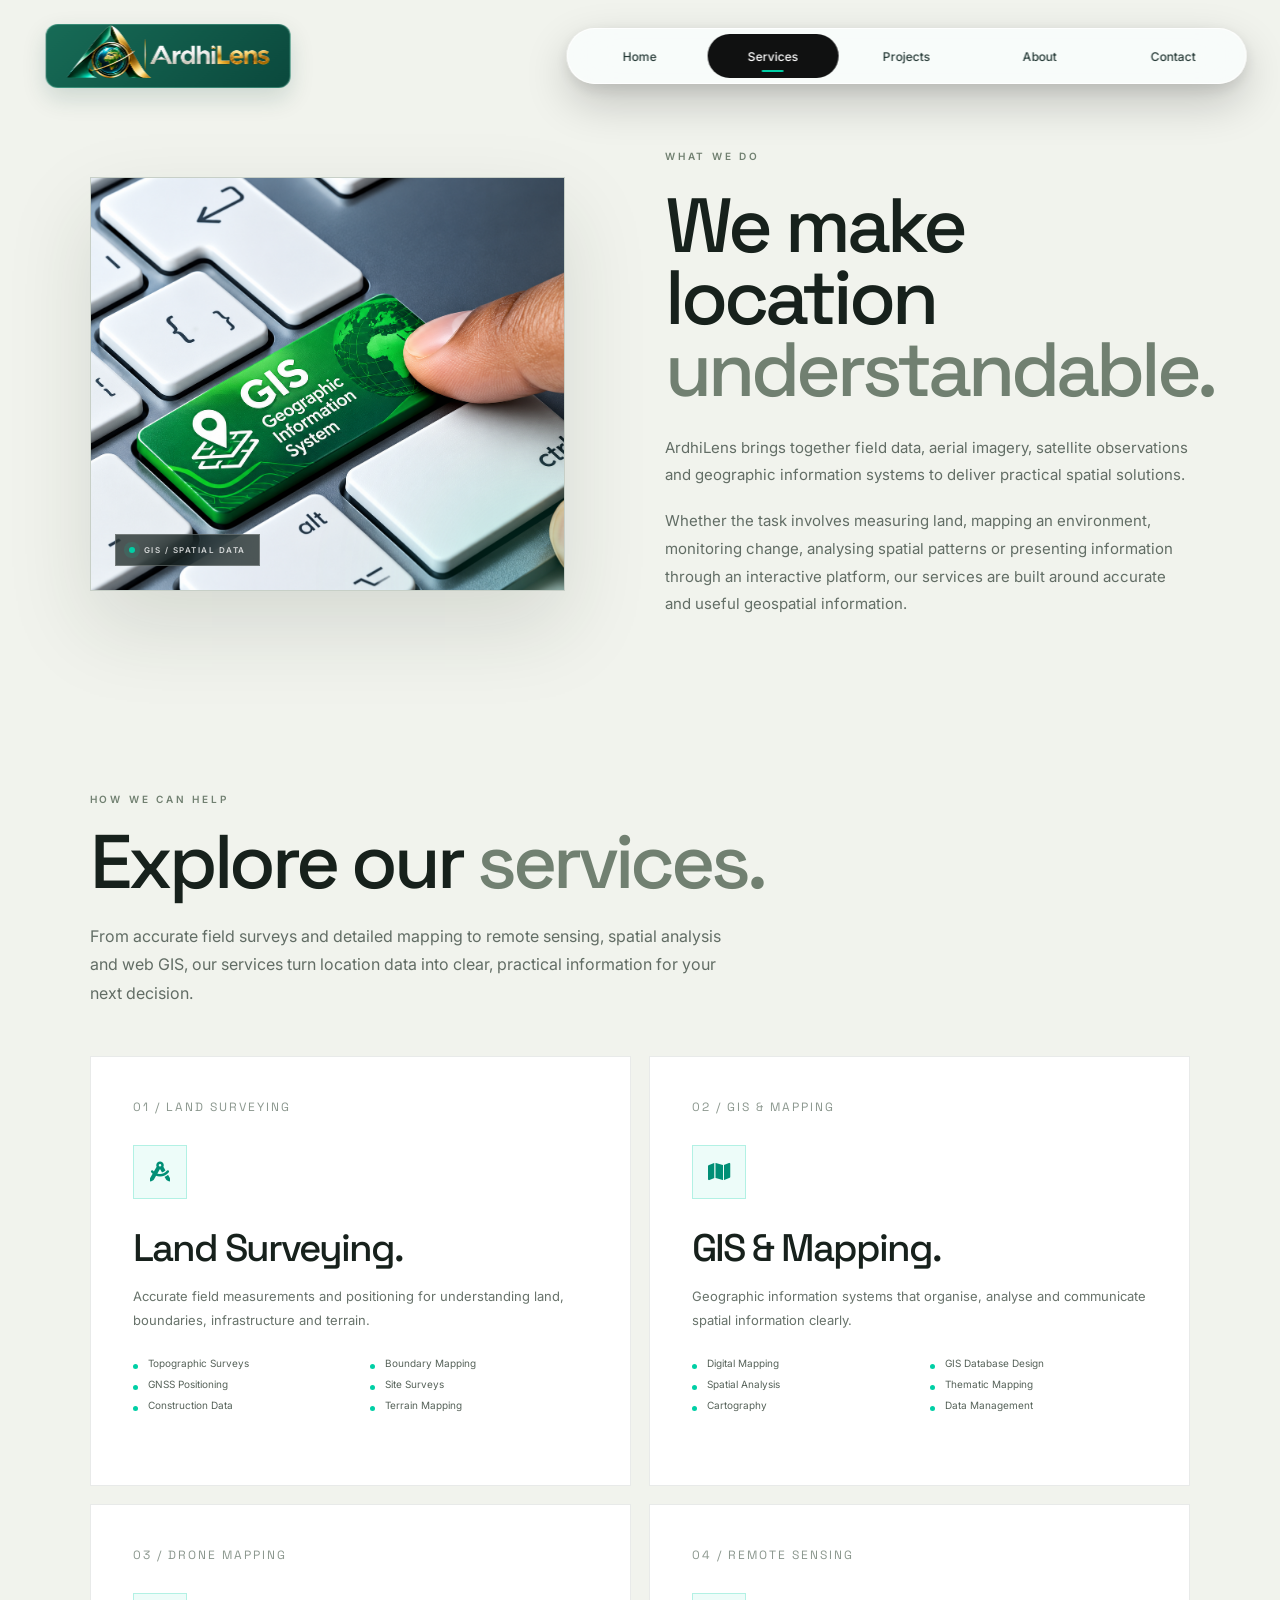
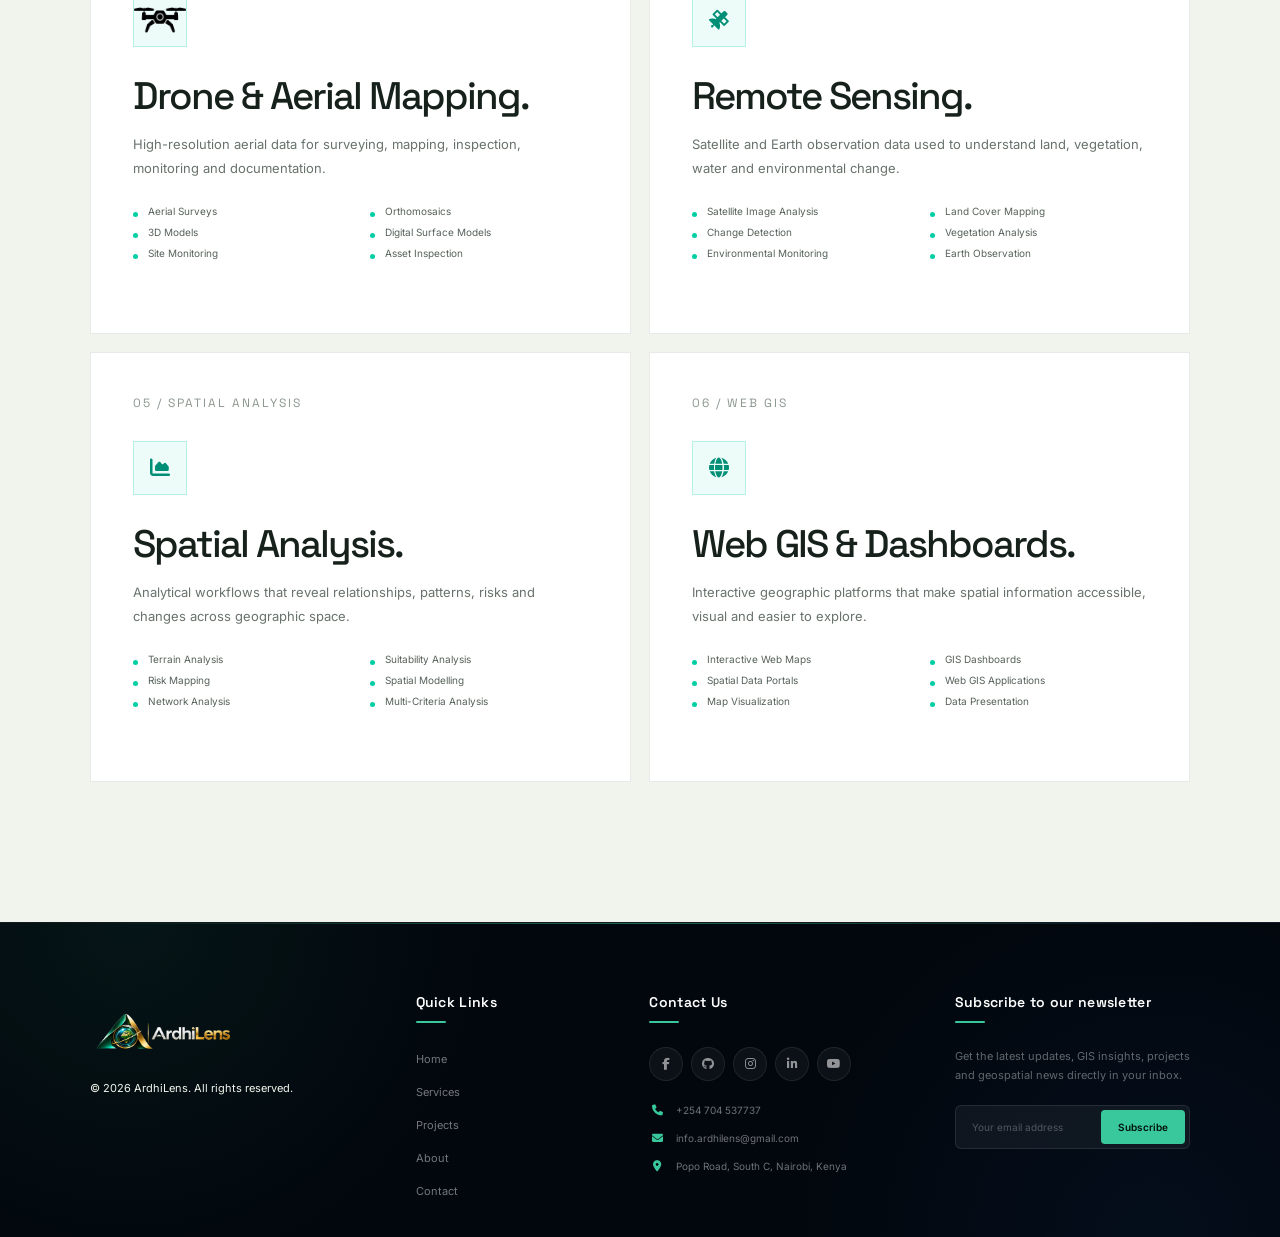
<file: services.html>
<!DOCTYPE html>

<html lang="en">

<head>

<meta charset="UTF-8">

<meta
    name="viewport"
    content="width=device-width, initial-scale=1.0"
>

<meta
    name="description"
    content="MyGeovision provides GIS, surveying, drone mapping, remote sensing, spatial analysis and geospatial data services."
>

<meta
    name="theme-color"
    content="#07110f"
>

<title>Services | ArdhiLens</title>


<!-- GOOGLE FONTS section content for this part of the ArdhiLens page. -->

<link rel="preconnect" href="https://fonts.googleapis.com">

<link
    rel="preconnect"
    href="https://fonts.gstatic.com"
    crossorigin
>

<link
    href="https://fonts.googleapis.com/css2?family=Inter:wght@400;500;600;700&family=Space+Grotesk:wght@400;500;600;700&display=swap"
    rel="stylesheet"
>


<!-- FONT AWESOME section content for this part of the ArdhiLens page. -->

    <link rel="stylesheet" href="https://sibforms.com/forms/end-form/build/sib-styles.css">

<link
    rel="stylesheet"
    href="https://cdnjs.cloudflare.com/ajax/libs/font-awesome/6.5.2/css/all.min.css"
    crossorigin="anonymous"
    referrerpolicy="no-referrer"
>


<!-- GLOBAL STYLE section content for this part of the ArdhiLens page. -->

<link
    rel="stylesheet"
    href="home.css"
>


<!-- SERVICES STYLE section content for this part of the ArdhiLens page. -->

<link
    rel="stylesheet"
    href="services.css"
>

</head>

<body class="services-page">

<!-- NAVIGATION section content for this part of the ArdhiLens page. -->

<header
    class="navbar"
    id="navbar"
>

    <a
        href="home.html"
        class="brand"
        aria-label="MyGeovision Home"
    >

        <img
            src="Images/Logo1.png"
            alt="ArdhiLens"
            class="brand-logo"
        >

    </a>


    <nav
        class="nav-pill"
        aria-label="Primary navigation"
    >

        <a href="home.html">
            Home
        </a>

        <a
            href="services.html"
            class="active"
            aria-current="page"
        >
            Services
        </a>

        <a href="projects.html">
            Projects
        </a>

        <a href="about.html">
            About
        </a>

        <a href="contacts.html">
            Contact
        </a>

    </nav>


    <button
        class="menu-button"
        type="button"
        aria-label="Open navigation menu"
        aria-expanded="false"
        aria-controls="mobile-menu"
    >

        <span class="menu-icon">
            <span></span>
            <span></span>
            <span></span>
        </span>

    </button>

</header>



<!-- MOBILE NAVIGATION section content for this part of the ArdhiLens page. -->

<nav
    class="mobile-menu"
    id="mobile-menu"
    aria-label="Mobile navigation"
>

    <a href="home.html">
        Home
    </a>

    <a
        href="services.html"
        class="active"
        aria-current="page"
    >
        Services
    </a>

    <a href="projects.html">
        Projects
    </a>

    <a href="about.html">
        About
    </a>

    <a href="contacts.html">
        Contact
    </a>

</nav>



<!-- MAIN CONTENT section content for this part of the ArdhiLens page. -->

<main>


    <!-- INTRODUCTION section content for this part of the ArdhiLens page. -->

    <section class="services-intro">


        <div class="services-intro-inner reveal-up">


            <!-- GIS IMAGE section content for this part of the ArdhiLens page. -->

            <div class="services-intro-visual">

                <div class="intro-image-frame">

                    <img
                        src="Images/GIS Keyboard.png"
                        alt="GIS spatial data analysis"
                        loading="lazy"
                    >


                    <div
                        class="intro-image-glow"
                        aria-hidden="true"
                    ></div>


                    <div class="intro-image-label">

                        <span></span>

                        GIS / SPATIAL DATA

                    </div>

                </div>

            </div>



            <!-- INTRODUCTION TEXT section content for this part of the ArdhiLens page. -->

            <div class="services-intro-content">


                <div class="services-label">
                    WHAT WE DO
                </div>


                <h2>
                    We make location
                    <span>understandable.</span>
                </h2>


                <p>

                    ArdhiLens brings together field data,
                    aerial imagery, satellite observations and
                    geographic information systems to deliver
                    practical spatial solutions.

                </p>


                <p>

                    Whether the task involves measuring land,
                    mapping an environment, monitoring change,
                    analysing spatial patterns or presenting
                    information through an interactive platform,
                    our services are built around accurate and
                    useful geospatial information.

                </p>


            </div>


        </div>

    </section>



    <!-- SERVICES GRID section content for this part of the ArdhiLens page. -->

    <section class="services-grid-section">


        <div class="services-heading reveal-up">

            <div class="services-label">
                HOW WE CAN HELP
            </div>

            <h2>Explore our <span>services.</span></h2>

            <p>
                From accurate field surveys and detailed mapping to remote sensing,
                spatial analysis and web GIS, our services turn location data into
                clear, practical information for your next decision.
            </p>

        </div>


        <div class="services-grid">


            <!-- SERVICE 01 section content for this part of the ArdhiLens page. -->

            <article class="service-card reveal-up">


                <div>


                    <div class="service-number">
                        01 / LAND SURVEYING
                    </div>


                    <div class="service-icon">

                        <i class="fa-solid fa-compass-drafting"></i>

                    </div>


                    <h3>
                        Land
                        Surveying.
                    </h3>


                    <p>

                        Accurate field measurements and
                        positioning for understanding land,
                        boundaries, infrastructure and terrain.

                    </p>


                    <ul class="service-list">

                        <li>
                            Topographic Surveys
                        </li>

                        <li>
                            Boundary Mapping
                        </li>

                        <li>
                            GNSS Positioning
                        </li>

                        <li>
                            Site Surveys
                        </li>

                        <li>
                            Construction Data
                        </li>

                        <li>
                            Terrain Mapping
                        </li>

                    </ul>


                </div>

<!-- <a
                    href="contacts.html"
                    class="service-link"
                >

                    Discuss a Survey

                    <i class="fa-solid fa-arrow-right"></i>

                </a> -->


            </article>



            <!-- SERVICE 02 section content for this part of the ArdhiLens page. -->

            <article class="service-card reveal-up">


                <div>


                    <div class="service-number">
                        02 / GIS & MAPPING
                    </div>


                    <div class="service-icon">

                        <i class="fa-solid fa-map"></i>

                    </div>


                    <h3>
                        GIS &
                        Mapping.
                    </h3>


                    <p>

                        Geographic information systems that
                        organise, analyse and communicate
                        spatial information clearly.

                    </p>


                    <ul class="service-list">

                        <li>
                            Digital Mapping
                        </li>

                        <li>
                            GIS Database Design
                        </li>

                        <li>
                            Spatial Analysis
                        </li>

                        <li>
                            Thematic Mapping
                        </li>

                        <li>
                            Cartography
                        </li>

                        <li>
                            Data Management
                        </li>

                    </ul>


                </div>


                <!-- <a
                    href="contacts.html"
                    class="service-link"
                >

                    Discuss a GIS Project

                    <i class="fa-solid fa-arrow-right"></i>

                </a> -->


            </article>



            <!-- SERVICE 03 section content for this part of the ArdhiLens page. -->

            <article class="service-card reveal-up">


                <div>


                    <div class="service-number">
                        03 / DRONE MAPPING
                    </div>


                    <div class="service-icon">

                        <img
                            src="Images/drone_imagery.png"
                            alt=""
                            class="service-icon-image"
                            aria-hidden="true"
                        >

                    </div>


                    <h3>
                        Drone &
                        Aerial Mapping.
                    </h3>


                    <p>

                        High-resolution aerial data for
                        surveying, mapping, inspection,
                        monitoring and documentation.

                    </p>


                    <ul class="service-list">

                        <li>
                            Aerial Surveys
                        </li>

                        <li>
                            Orthomosaics
                        </li>

                        <li>
                            3D Models
                        </li>

                        <li>
                            Digital Surface Models
                        </li>

                        <li>
                            Site Monitoring
                        </li>

                        <li>
                            Asset Inspection
                        </li>

                    </ul>


                </div>


                <!-- <a
                    href="contacts.html"
                    class="service-link"
                >

                    Plan an Aerial Survey

                    <i class="fa-solid fa-arrow-right"></i>

                </a> -->


            </article>



            <!-- SERVICE 04 section content for this part of the ArdhiLens page. -->

            <article class="service-card reveal-up">


                <div>


                    <div class="service-number">
                        04 / REMOTE SENSING
                    </div>


                    <div class="service-icon">

                        <i class="fa-solid fa-satellite"></i>

                    </div>


                    <h3>
                        Remote
                        Sensing.
                    </h3>


                    <p>

                        Satellite and Earth observation data
                        used to understand land, vegetation,
                        water and environmental change.

                    </p>


                    <ul class="service-list">

                        <li>
                            Satellite Image Analysis
                        </li>

                        <li>
                            Land Cover Mapping
                        </li>

                        <li>
                            Change Detection
                        </li>

                        <li>
                            Vegetation Analysis
                        </li>

                        <li>
                            Environmental Monitoring
                        </li>

                        <li>
                            Earth Observation
                        </li>

                    </ul>


                </div>


                <!-- <a
                    href="contacts.html"
                    class="service-link"
                >

                    Explore Remote Sensing

                    <i class="fa-solid fa-arrow-right"></i>

                </a> -->


            </article>



            <!-- SERVICE 05 section content for this part of the ArdhiLens page. -->

            <article class="service-card reveal-up">


                <div>


                    <div class="service-number">
                        05 / SPATIAL ANALYSIS
                    </div>


                    <div class="service-icon">

                        <i class="fa-solid fa-chart-area"></i>

                    </div>


                    <h3>
                        Spatial
                        Analysis.
                    </h3>


                    <p>

                        Analytical workflows that reveal
                        relationships, patterns, risks and
                        changes across geographic space.

                    </p>


                    <ul class="service-list">

                        <li>
                            Terrain Analysis
                        </li>

                        <li>
                            Suitability Analysis
                        </li>

                        <li>
                            Risk Mapping
                        </li>

                        <li>
                            Spatial Modelling
                        </li>

                        <li>
                            Network Analysis
                        </li>

                        <li>
                            Multi-Criteria Analysis
                        </li>

                    </ul>


                </div>


                <!-- <a
                    href="contacts.html"
                    class="service-link"
                >

                    Discuss Spatial Analysis

                    <i class="fa-solid fa-arrow-right"></i>

                </a> -->


            </article>



            <!-- SERVICE 06 section content for this part of the ArdhiLens page. -->

            <article class="service-card reveal-up">


                <div>


                    <div class="service-number">
                        06 / WEB GIS
                    </div>


                    <div src="Images/MyGeovision_Logo-removebg-preview.png" class="service-icon">

                        <i class="fa-solid fa-globe"></i>

                    </div>


                    <h3>
                        Web GIS &
                        Dashboards.
                    </h3>


                    <p>

                        Interactive geographic platforms that
                        make spatial information accessible,
                        visual and easier to explore.

                    </p>


                    <ul class="service-list">

                        <li>
                            Interactive Web Maps
                        </li>

                        <li>
                            GIS Dashboards
                        </li>

                        <li>
                            Spatial Data Portals
                        </li>

                        <li>
                            Web GIS Applications
                        </li>

                        <li>
                            Map Visualization
                        </li>

                        <li>
                            Data Presentation
                        </li>

                    </ul>


                </div>

<!-- <a
                    href="contacts.html"
                    class="service-link"
                >

                    Build a Web GIS

                    <i class="fa-solid fa-arrow-right"></i>

                </a> -->


            </article>


        </div>

    </section>



    <!-- CTA section content for this part of the ArdhiLens page. -->

    <!-- <section class="services-cta">


        <div class="services-cta-inner reveal-up">


            <h2>
                Have a spatial
                <span>challenge?</span>
            </h2>


            <a
                href="contacts.html"
                class="services-cta-button"
            >

                Start a Conversation

                <i class="fa-solid fa-arrow-right"></i>

            </a>


        </div>


    </section> -->


</main>



<!-- FOOTER section content for this part of the ArdhiLens page. -->

<footer class="footer">


    <div class="footer-container">


        <!-- FOOTER BRAND section content for this part of the ArdhiLens page. -->

        <div class="footer-section footer-brand">


            <a
                href="home.html"
                class="footer-logo-link"
            >

                <img
                    src="Images/ArdhiLens Logo2.png"
                    alt="ArdhiLens"
                    class="footer-logo"
                >

            </a>


            <!-- <p class="footer-tagline">
                Viewing the earth through intelligence
            </p> -->


            <p class="footer-copyright">
                © 2026 ArdhiLens. All rights reserved.
            </p>


        </div>



        <!-- QUICK LINKS section content for this part of the ArdhiLens page. -->

        <div class="footer-section">


            <h3>
                Quick Links
            </h3>


            <ul class="footer-links">

                <li>
                    <a href="home.html">
                        Home
                    </a>
                </li>

                <li>
                    <a href="services.html">
                        Services
                    </a>
                </li>

                <li>
                    <a href="projects.html">
                        Projects
                    </a>
                </li>

                <li>
                    <a href="about.html">
                        About
                    </a>
                </li>

                <li>
                    <a href="contacts.html">
                        Contact
                    </a>
                </li>

            </ul>


        </div>



        <!-- CONTACT section content for this part of the ArdhiLens page. -->

        <div class="footer-section">


            <h3>
                Contact Us
            </h3>


            <div class="footer-socials">


                <a
                    href="https://www.facebook.com/profile.php?id=61596208026175"
                    target="_blank"
                    rel="noopener noreferrer"
                    class="footer-social facebook"
                    aria-label="Facebook"
                >

                    <i class="fa-brands fa-facebook-f"></i>

                </a>


                <a
                    href="https://github.com/Ardhilens"
                    target="_blank"
                    rel="noopener noreferrer"
                    class="footer-social github"
                    aria-label="GitHub"
                >

                    <i class="fa-brands fa-github"></i>

                </a>

                <a
                    href="https://www.instagram.com/ardhilens/"
                    target="_blank"
                    rel="noopener noreferrer"
                    class="footer-social instagram"
                    aria-label="Instagram"
                >
                    <i class="fa-brands fa-instagram"></i>
                </a>


                <a
                    href="https://www.linkedin.com/company/ardhilens/home/"
                    target="_blank"
                    rel="noopener noreferrer"
                    class="footer-social linkedin"
                    aria-label="LinkedIn"
                >

                    <i class="fa-brands fa-linkedin-in"></i>

                </a>


                <a
                    href="https://www.youtube.com/@Ardhilens"
                    target="_blank"
                    rel="noopener noreferrer"
                    class="footer-social youtube"
                    aria-label="YouTube"
                >

                    <i class="fa-brands fa-youtube"></i>

                </a>


                </div>


            <a
                href="tel:+254704537737"
                class="footer-contact-line"
            >

                <i class="fa-solid fa-phone"></i>

                <span>
                    +254 704 537737
                </span>

            </a>


            <a
                href="mailto:info.ardhilens@gmail.com"
                class="footer-contact-line"
            >

                <i class="fa-solid fa-envelope"></i>

                <span>
                    info.ardhilens@gmail.com
                </span>

            </a>


            <div class="footer-contact-line">

                <i class="fa-solid fa-location-dot"></i>

                <span>
                    Popo Road, South C, Nairobi, Kenya
                </span>

            </div>


        </div>



        <!-- NEWSLETTER section content for this part of the ArdhiLens page. -->

        <div class="footer-section newsletter">


            <h3>
                Subscribe to our newsletter
            </h3>


            <p>

                Get the latest updates, GIS insights,
                projects and geospatial news directly
                in your inbox.

            </p>


            <div class="sib-form"><div id="sib-form-container" class="sib-form-container">

<div id="error-message" class="sib-form-message-panel newsletter-brevo-message" role="alert" aria-live="assertive"><div class="sib-form-message-panel__text sib-form-message-panel__text--center"><span class="sib-form-message-panel__inner-text">The information provided is invalid. Please review the field format and try again.</span></div></div>


            <div id="success-message" class="sib-form-message-panel newsletter-brevo-message" role="status" aria-live="polite"><div class="sib-form-message-panel__text sib-form-message-panel__text--center"><span class="sib-form-message-panel__inner-text">Your subscription has been successful.</span></div></div>


            <div id="sib-container" class="sib-container--large sib-container--vertical">
<form class="newsletter-form" id="sib-form" novalidate method="POST" action="https://54bed4e7.sibforms.com/serve/[base64]" data-type="subscription">

                <input type="email" id="EMAIL" name="EMAIL" autocomplete="email" placeholder="Your email address" required>
                <label class="entry__error entry__error--primary newsletter-brevo-field-error" aria-live="polite"></label>


                <button
                    type="submit"
                    id="newsletterButton"
                >

                    Subscribe

                </button>
                <input type="text" name="email_address_check" value="" class="input--hidden" tabindex="-1" autocomplete="off" hidden>
                <input type="hidden" name="locale" value="en">

            </form>
</div></div></div>


            <div
                class="newsletter-message"
                id="newsletterMessage"
            >

                Thank you for subscribing!

            </div>


        </div>


    </div>


</footer>



<!-- MAIN JAVASCRIPT section content for this part of the ArdhiLens page. -->

<script src="home.js"></script>



<script>
document.querySelectorAll(".newsletter-form").forEach(function (form) {
    var email = form.querySelector('input[name="EMAIL"]');
    var errorMessage = document.getElementById("error-message");
    var successMessage = document.getElementById("success-message");
    var errorText = errorMessage && errorMessage.querySelector(".sib-form-message-panel__inner-text");

    if (!email || !errorMessage) return;

    form.addEventListener("submit", function (event) {
        if (!email.checkValidity()) {
            event.preventDefault();
            if (errorText) {
                errorText.textContent = email.validity.valueMissing
                    ? "Please enter your email address."
                    : "The information provided is invalid. Please review the field format and try again.";
            }
            errorMessage.classList.add("sib-form-message-panel--active", "is-visible");
            if (successMessage) successMessage.classList.remove("sib-form-message-panel--active", "is-visible");
            email.setAttribute("aria-invalid", "true");
            email.focus();
            return;
        }

        errorMessage.classList.remove("sib-form-message-panel--active", "is-visible");
        email.removeAttribute("aria-invalid");
    });

    email.addEventListener("input", function () {
        if (email.checkValidity()) {
            errorMessage.classList.remove("sib-form-message-panel--active", "is-visible");
            email.removeAttribute("aria-invalid");
        }
    });
});
</script>
<script>window.LOCALE="en"; window.EMAIL_INVALID_MESSAGE="The information provided is invalid. Please review the field format and try again."; window.REQUIRED_ERROR_MESSAGE="This field cannot be left blank."; window.GENERIC_INVALID_MESSAGE="The information provided is invalid. Please review the field format and try again."; window.translation={common:{selectedList:"{quantity} list selected",selectedLists:"{quantity} lists selected",selectedOption:"{quantity} selected",selectedOptions:"{quantity} selected"}}; var AUTOHIDE=Boolean(0);</script>
<script defer src="https://sibforms.com/forms/end-form/build/main.js"></script>
</body>

</html>
</file>
<file: home.css>
:root {
    --dark: #02070d;
    --dark-soft: #07110f;
    --cream: #f1f3ed;
    --cream-light: #f7f8f4;
    --green: #00cfa5;
    --green-dark: #006e5c;
    --text-dark: #17211c;
    --text-muted: #667168;
    --line: rgba(30, 48, 38, 0.16);
    --white: #ffffff;
}

* {
    margin: 0;
    padding: 0;
    box-sizing: border-box;
}

html {
    scroll-behavior: smooth;
    scroll-padding-top: 100px;
}

body {
    min-width: 320px;
    background: var(--dark);
    color: var(--white);
    font-family: "Inter", sans-serif;
    overflow-x: hidden;
}

body.menu-open {
    overflow: hidden;
}

a {
    text-decoration: none;
    color: inherit;
}

button {
    font: inherit;
}

img {
    max-width: 100%;
    display: block;
}

::selection {
    background: rgba(0, 207, 165, 0.3);
    color: #ffffff;
}

.hero {
    position: relative;
    width: 100%;
    height: 100svh;
    min-height: min(700px, 100svh);
    display: flex;
    align-items: center;
    overflow: hidden;
}

/* Keep the opening screen fitted to the visible viewport on short displays. */
@media (max-height: 760px) and (min-width: 761px) {
    .hero-content {
        transform: translateY(-12px);
    }

    .hero-label {
        margin-bottom: 20px;
    }

    .hero-description {
        margin-top: 24px;
    }

    .hero-actions {
        margin-top: 26px;
    }
}

.hero-video {
    position: absolute;
    inset: 0;
    width: 100%;
    height: 100%;
    object-fit: cover;
    z-index: 0;
    background: #07110f;
}

.hero-overlay {
    position: absolute;
    inset: 0;
    z-index: 1;
    background:
        linear-gradient(
            180deg,
            rgba(3, 13, 12, 0.48),
            rgba(3, 13, 12, 0.08) 45%,
            rgba(2, 7, 13, 0.72)
        ),
        linear-gradient(
            90deg,
            rgba(3, 13, 11, 0.72),
            rgba(3, 13, 11, 0.25) 55%,
            rgba(3, 13, 11, 0.04)
        );
}

.geo-grid {
    position: absolute;
    inset: 0;
    z-index: 2;
    opacity: 0.10;
    background-image:
        linear-gradient(
            rgba(0, 212, 168, 0.4) 1px,
            transparent 1px
        ),
        linear-gradient(
            90deg,
            rgba(0, 212, 168, 0.4) 1px,
            transparent 1px
        );
    background-size: 100px 100px;
    mask-image:
        linear-gradient(
            to right,
            black 0%,
            black 35%,
            transparent 85%
        );
}

.navbar {
    position: absolute;
    top: 20px;
    left: 50%;
    transform: translateX(-50%);
    width: min(96%, 1500px);
    height: 72px;
    display: flex;
    align-items: center;
    justify-content: space-between;
    padding: 0 8px 0 20px;
    z-index: 100;
}

.brand {
    height: 100%;
    display: flex;
    align-items: center;
    padding-right: 20px;
}

.brand-logo {
    width: 190px;
    transition: transform 0.3s ease;
}

.brand:hover .brand-logo {
    transform: scale(1.04);
}

.nav-pill {
    width: 680px;
    max-width: 58vw;
    min-height: 56px;
    padding: 5px 7px;
    display: flex;
    align-items: center;
    gap: 3px;
    background: rgba(249, 252, 251, 0.93);
    border: 1px solid rgba(255, 255, 255, 0.85);
    border-radius: 999px;
    box-shadow:
        0 18px 45px rgba(0, 0, 0, 0.20),
        0 5px 15px rgba(0, 0, 0, 0.10);
    backdrop-filter: blur(22px);
}

.nav-pill a {
    position: relative;
    flex: 1;
    height: 44px;
    display: flex;
    align-items: center;
    justify-content: center;
    border-radius: 999px;
    color: #263b37;
    font-size: 12px;
    font-weight: 500;
    transition:
        background 0.25s ease,
        color 0.25s ease,
        transform 0.25s ease;
}

.nav-pill a:hover {
    background: #ffffff;
    color: var(--green-dark);
    transform: translateY(-1px);
}

.nav-pill a::after {
    content: "";
    position: absolute;
    bottom: 5px;
    left: 50%;
    width: 0;
    height: 2px;
    background: var(--green);
    border-radius: 999px;
    transform: translateX(-50%);
    transition: width 0.25s ease;
}

.nav-pill a:hover::after {
    width: 22px;
}

.menu-button {
    display: none;
    width: 46px;
    height: 46px;
    align-items: center;
    justify-content: center;
    border: 1px solid rgba(255, 255, 255, 0.7);
    border-radius: 50%;
    background: rgba(249, 252, 251, 0.92);
    color: #263b37;
    cursor: pointer;
}

.menu-icon {
    width: 19px;
    height: 15px;
    display: flex;
    flex-direction: column;
    justify-content: space-between;
}

.menu-icon span {
    width: 100%;
    height: 2px;
    border-radius: 10px;
    background: currentColor;
    transition: 0.3s ease;
}

.menu-button.is-open .menu-icon span:nth-child(1) {
    transform: translateY(6.5px) rotate(45deg);
}

.menu-button.is-open .menu-icon span:nth-child(2) {
    opacity: 0;
}

.menu-button.is-open .menu-icon span:nth-child(3) {
    transform: translateY(-6.5px) rotate(-45deg);
}

.mobile-menu {
    position: absolute;
    top: 87px;
    left: 50%;
    width: min(92%, 500px);
    padding: 7px;
    z-index: 95;
    display: flex;
    flex-direction: column;
    gap: 3px;
    background: rgba(250, 253, 252, 0.97);
    border-radius: 20px;
    box-shadow: 0 20px 50px rgba(0, 0, 0, 0.25);
    opacity: 0;
    visibility: hidden;
    pointer-events: none;
    transform: translate(-50%, -15px);
    transition: 0.3s ease;
}

.mobile-menu.is-open {
    opacity: 1;
    visibility: visible;
    pointer-events: auto;
    transform: translate(-50%, 0);
}

.mobile-menu a {
    min-height: 50px;
    padding: 0 18px;
    display: flex;
    align-items: center;
    border-radius: 14px;
    color: #263b37;
}

.mobile-menu a:hover {
    background: #ffffff;
    color: var(--green-dark);
}

.hero-content {
    position: relative;
    z-index: 10;
    width: 90%;
    max-width: 1300px;
    margin: auto;
    padding-top: 0;
    transform: translateY(-28px);
}

.hero-label {
    display: flex;
    align-items: center;
    gap: 10px;
    margin-bottom: 28px;
    color: rgba(255, 255, 255, 0.7);
    font-size: 10px;
    font-weight: 500;
    letter-spacing: 2.4px;
}

.label-dot {
    color: var(--green);
}

.hero h1 {
    max-width: 1000px;
    font-family: "Space Grotesk", sans-serif;
    font-size: clamp(60px, 7vw, 100px);
    font-weight: 500;
    line-height: 0.9;
    letter-spacing: -5px;
}

.hero h1 span {
    display: block;
    color: var(--green);
}

.hero-description {
    max-width: 560px;
    margin-top: 32px;
    color: rgba(255, 255, 255, 0.75);
    font-size: 16px;
    line-height: 1.75;
}

.hero-actions {
    display: flex;
    gap: 14px;
    margin-top: 35px;
}

.btn-primary,
.btn-secondary {
    min-height: 54px;
    padding: 0 22px;
    display: inline-flex;
    align-items: center;
    gap: 12px;
    border-radius: 4px;
    font-size: 11px;
    font-weight: 700;
    transition: 0.3s ease;
}

.btn-primary {
    background: var(--green);
    color: #02100c;
}

.btn-primary:hover,
.btn-secondary:hover {
    transform: translateY(-3px);
}

.btn-secondary {
    border: 1px solid rgba(255, 255, 255, 0.4);
    background: rgba(255, 255, 255, 0.05);
    color: #ffffff;
    backdrop-filter: blur(8px);
}

.scroll-indicator {
    position: absolute;
    bottom: 16px;
    left: 5%;
    z-index: 10;
    display: flex;
    align-items: center;
    gap: 14px;
    color: rgba(255, 255, 255, 0.55);
    font-size: 8px;
    letter-spacing: 2px;
}

.process-section {
    position: relative;
    padding: 150px 7% 100px;
    background: var(--cream);
    color: var(--text-dark);
    overflow: hidden;
}

.process-section::before {
    content: "";
    position: absolute;
    top: 0;
    right: 0;
    width: 40%;
    height: 100%;
    background:
        linear-gradient(
            90deg,
            transparent,
            rgba(91, 115, 94, 0.05)
        );
    pointer-events: none;
}

.process-intro {
    position: relative;
    z-index: 2;
    max-width: 950px;
    margin-bottom: 110px;
}

.section-kicker {
    display: flex;
    align-items: center;
    gap: 12px;
    margin-bottom: 25px;
    color: #687568;
    font-size: 10px;
    font-weight: 600;
    letter-spacing: 2.8px;
}

.process-intro h2 {
    max-width: 900px;
    font-family: "Space Grotesk", sans-serif;
    font-size: clamp(55px, 7vw, 100px);
    font-weight: 500;
    line-height: 0.92;
    letter-spacing: -5px;
}

.process-intro h2 span {
    display: block;
    color: #718071;
}

.process-intro p {
    max-width: 620px;
    margin-top: 30px;
    color: #5f6961;
    font-size: 16px;
    line-height: 1.8;
}

.process-timeline {
    position: relative;
    max-width: 1400px;
    margin: auto;
}

.process-stage {
    position: relative;
    display: grid;
    grid-template-columns: 1.1fr 0.9fr;
    gap: 7%;
    align-items: center;
    min-height: 620px;
}

.stage-right {
    grid-template-columns: 0.9fr 1.1fr;
}

.stage-right .stage-content {
    order: 1;
}

.stage-right .stage-media {
    order: 2;
}

.stage-media {
    position: relative;
    height: 590px;
    overflow: hidden;
    background: #dce2db;
    box-shadow:
        0 30px 70px rgba(30, 45, 34, 0.12);
}

.stage-media img {
    width: 100%;
    height: 100%;
    object-fit: cover;
    transition:
        transform 1.2s cubic-bezier(.2, .7, .2, 1),
        filter 0.8s ease;
}

.process-stage:hover .stage-media img {
    transform: scale(1.055);
}

.media-overlay {
    position: absolute;
    inset: 0;
    z-index: 2;
    background:
        linear-gradient(
            180deg,
            rgba(0, 0, 0, 0.05),
            transparent 45%,
            rgba(0, 0, 0, 0.55)
        );
    pointer-events: none;
}

.media-number {
    position: absolute;
    top: 25px;
    left: 25px;
    z-index: 4;
    width: 52px;
    height: 52px;
    display: flex;
    align-items: center;
    justify-content: center;
    border: 1px solid rgba(255, 255, 255, 0.5);
    color: #ffffff;
    background: rgba(0, 0, 0, 0.15);
    backdrop-filter: blur(10px);
    font-family: "Space Grotesk", sans-serif;
    font-size: 13px;
}

.media-caption {
    position: absolute;
    left: 25px;
    right: 25px;
    bottom: 25px;
    z-index: 5;
    display: flex;
    align-items: center;
    justify-content: space-between;
    color: #ffffff;
    font-size: 9px;
    font-weight: 600;
    letter-spacing: 2px;
}

.analysis-interface {
    position: absolute;
    top: 50%;
    left: 50%;
    z-index: 5;
    width: 190px;
    height: 110px;
    padding: 15px;
    border: 1px solid rgba(255, 255, 255, 0.5);
    background: rgba(3, 20, 17, 0.62);
    backdrop-filter: blur(10px);
    transform: translate(-50%, -50%);
    color: #ffffff;
    font-size: 8px;
    letter-spacing: 1.5px;
}

.analysis-interface span {
    display: inline-block;
    width: 8px;
    height: 8px;
    margin-right: 5px;
    border-radius: 50%;
    background: var(--green);
}

.analysis-interface div {
    margin-top: 22px;
}

.map-overlay {
    position: absolute;
    inset: 0;
    z-index: 4;
    pointer-events: none;
}

.map-grid {
    position: absolute;
    inset: 0;
    opacity: 0.25;
    background-image:
        linear-gradient(
            rgba(255, 255, 255, 0.4) 1px,
            transparent 1px
        ),
        linear-gradient(
            90deg,
            rgba(255, 255, 255, 0.4) 1px,
            transparent 1px
        );
    background-size: 70px 70px;
}

.map-point {
    position: absolute;
    width: 12px;
    height: 12px;
    border: 2px solid var(--green);
    border-radius: 50%;
    box-shadow:
        0 0 0 7px rgba(0, 207, 165, 0.12);
    animation: mapPulse 2.5s infinite;
}

.point-one {
    top: 32%;
    left: 38%;
}

.point-two {
    top: 57%;
    left: 67%;
    animation-delay: 0.7s;
}

.point-three {
    top: 72%;
    left: 27%;
    animation-delay: 1.3s;
}

@keyframes mapPulse {
    0%,
    100% {
        transform: scale(1);
        opacity: 1;
    }

    50% {
        transform: scale(1.4);
        opacity: 0.5;
    }
}

.stage-content {
    padding: 35px 0;
}

.stage-meta {
    display: flex;
    align-items: center;
    gap: 13px;
    margin-bottom: 28px;
    color: #738074;
    font-size: 9px;
    font-weight: 600;
    letter-spacing: 2.5px;
}

.stage-meta > span:first-child {
    color: #1f3027;
    font-family: "Space Grotesk", sans-serif;
    font-size: 13px;
}

.stage-content h3 {
    max-width: 570px;
    font-family: "Space Grotesk", sans-serif;
    font-size: clamp(45px, 5vw, 76px);
    font-weight: 500;
    line-height: 0.96;
    letter-spacing: -3.5px;
    color: #17211c;
}

.stage-content h3 span {
    display: block;
    color: #718071;
}

.stage-content p {
    max-width: 500px;
    margin-top: 30px;
    color: #626d65;
    font-size: 15px;
    line-height: 1.8;
}

.stage-tags {
    display: flex;
    flex-wrap: wrap;
    gap: 7px;
    margin-top: 28px;
}

.stage-tags span {
    padding: 8px 11px;
    border: 1px solid rgba(38, 54, 44, 0.18);
    color: #59665c;
    font-size: 8px;
    font-weight: 500;
    letter-spacing: 0.8px;
}

.stage-footer {
    display: flex;
    align-items: center;
    gap: 15px;
    margin-top: 45px;
    color: #79847b;
    font-size: 8px;
    font-weight: 600;
    letter-spacing: 1.8px;
}

.process-connector {
    position: relative;
    height: 110px;
    display: flex;
    justify-content: center;
}

.process-connector::before {
    content: "";
    width: 1px;
    height: 100%;
    background:
        linear-gradient(
            to bottom,
            transparent,
            #9ca69e,
            transparent
        );
}

.process-connector span {
    position: absolute;
    top: 50%;
    width: 7px;
    height: 7px;
    border-radius: 50%;
    background: #596b5d;
    box-shadow:
        0 0 0 7px rgba(89, 107, 93, 0.08);
}

.process-bottom {
    max-width: 1000px;
    margin: 100px auto 0;
    display: flex;
    align-items: center;
    justify-content: center;
    gap: 18px;
    color: #7a857c;
    font-size: 8px;
    font-weight: 600;
    letter-spacing: 2px;
}

.process-bottom div {
    width: 55px;
    height: 1px;
    background: #b4bbb4;
}

.dark-section {
    min-height: 75vh;
    padding: 150px 8%;
    display: flex;
    align-items: center;
    background:
        radial-gradient(
            circle at 15% 30%,
            rgba(0, 207, 165, 0.08),
            transparent 30%
        ),
        #02070d;
    border-top: 1px solid rgba(255, 255, 255, 0.06);
}

.dark-section-inner {
    max-width: 900px;
}

.dark-label {
    color: var(--green);
    font-family: monospace;
    font-size: 11px;
    letter-spacing: 2px;
}

.dark-section h2 {
    margin-top: 25px;
    font-family: "Space Grotesk", sans-serif;
    font-size: clamp(50px, 7vw, 100px);
    line-height: 0.95;
    letter-spacing: -4px;
}

.dark-section h2 span {
    display: block;
    color: var(--green);
}

.dark-section p {
    max-width: 600px;
    margin-top: 30px;
    color: rgba(255, 255, 255, 0.6);
    line-height: 1.8;
}

.contact-section {
    min-height: 80vh;
    padding: 140px 8%;
    display: flex;
    align-items: center;
    background: #eef1eb;
    color: #17211c;
}

.contact-inner {
    max-width: 1100px;
}

.contact-inner > span {
    color: #718071;
    font-size: 10px;
    font-weight: 600;
    letter-spacing: 2.5px;
}

.contact-inner h2 {
    margin-top: 25px;
    font-family: "Space Grotesk", sans-serif;
    font-size: clamp(60px, 9vw, 130px);
    line-height: 0.88;
    letter-spacing: -6px;
}

.contact-button {
    margin-top: 45px;
    min-height: 55px;
    padding: 0 25px;
    display: inline-flex;
    align-items: center;
    gap: 15px;
    background: #17211c;
    color: #ffffff;
    font-size: 11px;
    font-weight: 600;
}

.contact-button i {
    color: var(--green);
    transition: transform 0.3s ease;
}

.contact-button:hover i {
    transform: translateX(6px);
}

.footer {
    position: relative;
    width: 100%;
    padding: 70px 7% 25px;
    background:
        radial-gradient(
            circle at 10% 0%,
            rgba(48, 198, 154, 0.07),
            transparent 30%
        ),
        radial-gradient(
            circle at 90% 100%,
            rgba(30, 110, 255, 0.06),
            transparent 30%
        ),
        #02070d;
    color: rgba(255, 255, 255, 0.65);
    border-top: 1px solid rgba(255, 255, 255, 0.07);
}

.footer::before {
    content: "";
    position: absolute;
    top: 0;
    left: 7%;
    width: 86%;
    height: 1px;
    background:
        linear-gradient(
            90deg,
            transparent,
            rgba(56, 200, 155, 0.5),
            transparent
        );
}

.footer-container {
    max-width: 1400px;
    margin: 0 auto;
    display: grid;
    grid-template-columns:
        1.25fr
        0.8fr
        1.15fr
        1.15fr;
    gap: 70px;
    align-items: start;
}

.footer-section {
    min-width: 0;
}

.footer-section h3 {
    margin: 0 0 24px;
    color: #ffffff;
    font-family: "Space Grotesk", sans-serif;
    font-size: 14px;
    font-weight: 600;
    letter-spacing: 0.3px;
    position: relative;
}

.footer-section h3::after {
    content: "";
    display: block;
    width: 30px;
    height: 2px;
    margin-top: 10px;
    background: #38c89b;
    border-radius: 2px;
}

.footer-brand {
    padding-right: 20px;
}

.footer-logo-link {
    display: inline-block;
}

.footer-logo {
    width: 145px;
    height: auto;
    display: block;
    object-fit: contain;
    transition:
        transform 0.35s ease,
        filter 0.35s ease;
}

.footer-logo:hover {
    transform: translateY(-3px);
    filter:
        drop-shadow(
            0 8px 20px rgba(56, 200, 155, 0.2)
        );
}

.footer-tagline {
    margin: 16px 0 13px;
    color: hsl(87, 41%, 95%);
    font-size: 11px;
    font-weight: 500;
    letter-spacing: 1.5px;
    text-transform: uppercase;
}

.footer-copyright {
    margin: 0;
    max-width: 310px;
    font-size: 11px;
    line-height: 1.8;
    color: hsl(87, 41%, 95%);
}

.footer-links {
    list-style: none;
    margin: 0;
    padding: 0;
}

.footer-links li {
    margin-bottom: 13px;
}

.footer-links a {
    position: relative;
    color: rgba(255, 255, 255, 0.45);
    font-size: 11px;
    transition:
        color 0.3s ease,
        padding-left 0.3s ease;
}

.footer-links a::before {
    content: "";
    position: absolute;
    left: -13px;
    top: 50%;
    width: 0;
    height: 1px;
    background: #38c89b;
    transition: width 0.3s ease;
    transform: translateY(-50%);
}

.footer-links a:hover {
    color: #ffffff;
    padding-left: 13px;
}

.footer-links a:hover::before {
    width: 7px;
}

.footer-socials {
    display: flex;
    flex-wrap: wrap;
    gap: 8px;
    margin-bottom: 22px;
    max-width: 260px;
}

.footer-social {
    width: 34px;
    height: 34px;
    display: flex;
    align-items: center;
    justify-content: center;
    border-radius: 50%;
    color: rgba(255, 255, 255, 0.55);
    background: rgba(255, 255, 255, 0.045);
    border: 1px solid rgba(255, 255, 255, 0.08);
    font-size: 12px;
    transition:
        transform 0.3s ease,
        color 0.3s ease,
        background 0.3s ease,
        border-color 0.3s ease;
}

.footer-social:hover {
    transform: translateY(-4px);
    background: rgba(255, 255, 255, 0.09);
    color: #ffffff;
    border-color: rgba(255, 255, 255, 0.2);
}

.footer-social.gmail:hover {
    color: #ea4335;
}

.footer-social.phone:hover {
    color: #38c89b;
}

.footer-social.whatsapp:hover {
    color: #25d366;
}

.footer-social.facebook:hover {
    color: #1877f2;
}

.footer-social.github:hover {
    color: #ffffff;
}

.footer-social.linkedin:hover {
    color: #0a66c2;
}

.footer-social.youtube:hover {
    color: #ff0000;
}

.footer-social.instagram:hover {
    color: #e1306c;
}

.footer-social.twitter:hover {
    color: #ffffff;
}

.footer-contact-line {
    display: flex;
    align-items: center;
    gap: 11px;
    margin-bottom: 13px;
    color: rgba(255, 255, 255, 0.43);
    font-size: 10px;
    line-height: 1.5;
    transition: color 0.3s ease;
}

/* Give footer copy a clear glow when pointed at or reached by keyboard. */
.footer :is(h3, p, li, a, span, label):hover,
.footer :is(a, button, input, textarea, select):focus-visible {
    color: #ffffff;
    text-shadow: 0 0 12px rgba(56, 200, 155, 0.72);
}

.footer-contact-line i {
    width: 16px;
    color: #38c89b;
    font-size: 11px;
    text-align: center;
}

a.footer-contact-line:hover {
    color: #ffffff;
}

.newsletter p {
    margin: 0 0 20px;
    max-width: 300px;
    font-size: 11px;
    line-height: 1.75;
    color: rgba(255, 255, 255, 0.38);
}

.newsletter-form {
    display: flex;
    width: 100%;
    max-width: 330px;
    padding: 4px;
    border-radius: 6px;
    background: rgba(255, 255, 255, 0.05);
    border: 1px solid rgba(255, 255, 255, 0.09);
    transition:
        border-color 0.3s ease,
        box-shadow 0.3s ease;
}

.newsletter-form:focus-within {
    border-color: rgba(56, 200, 155, 0.45);
    box-shadow:
        0 0 0 3px rgba(56, 200, 155, 0.06);
}

.newsletter-form input {
    flex: 1;
    min-width: 0;
    border: none;
    outline: none;
    background: transparent;
    color: #ffffff;
    padding: 11px 12px;
    font-family: inherit;
    font-size: 10px;
}

.newsletter-form input::placeholder {
    color: rgba(255, 255, 255, 0.28);
}

.newsletter-form button {
    border: none;
    outline: none;
    cursor: pointer;
    padding: 0 17px;
    border-radius: 4px;
    background: #38c89b;
    color: #02100b;
    font-family: inherit;
    font-size: 10px;
    font-weight: 600;
    transition:
        background 0.3s ease,
        transform 0.2s ease;
}

.newsletter-form button:hover {
    background: #50d8ad;
    transform: translateY(-1px);
}

.newsletter-form button:active {
    transform: translateY(0);
}

.newsletter-message {
    display: none;
    margin-top: 12px;
    color: #38c89b;
    font-size: 10px;
}

.newsletter-message.show {
    display: block;
    animation: newsletterFade 0.4s ease;
}

@keyframes newsletterFade {
    from {
        opacity: 0;
        transform: translateY(5px);
    }

    to {
        opacity: 1;
        transform: translateY(0);
    }
}

.reveal-left,
.reveal-right,
.reveal-up {
    opacity: 0;
    transition:
        opacity 1s ease,
        transform 1s cubic-bezier(.2, .7, .2, 1);
}

.reveal-left {
    transform: translateX(-90px);
}

.reveal-right {
    transform: translateX(90px);
}

.reveal-up {
    transform: translateY(60px);
}

.reveal-left.visible,
.reveal-right.visible,
.reveal-up.visible {
    opacity: 1;
    transform: translate(0);
}

@media (max-width: 1050px) {

    .footer-container {
        grid-template-columns: 1fr 1fr;
        gap: 50px 45px;
    }

    .navbar {
        width: 94%;
    }

    .brand-logo {
        width: 165px;
    }

    .nav-pill {
        width: 600px;
    }

    .hero h1 {
        font-size: clamp(55px, 9vw, 90px);
    }

    .process-section {
        padding: 120px 6% 90px;
    }

    .process-stage {
        gap: 5%;
    }

    .stage-media {
        height: 500px;
    }

    .stage-content h3 {
        font-size: clamp(42px, 5vw, 62px);
    }
}

@media (max-width: 760px) {

    .hero {
        min-height: min(680px, 100svh);
    }

    .navbar {
        top: 14px;
        width: 92%;
        height: 64px;
        padding: 0 7px 0 15px;
    }

    .brand-logo {
        width: 145px;
    }

    .nav-pill {
        display: none;
    }

    .menu-button {
        display: flex;
    }

    .hero-content {
        width: 88%;
        padding-top: 0;
        transform: translateY(-18px);
    }

    .hero-label {
        font-size: 8px;
        letter-spacing: 1.5px;
        flex-wrap: wrap;
    }

    .hero h1 {
        font-size: clamp(48px, 14vw, 70px);
        letter-spacing: -3px;
    }

    .hero-description {
        font-size: 14px;
        line-height: 1.65;
    }

    .hero-actions {
        flex-direction: column;
        align-items: flex-start;
    }

    .btn-primary,
    .btn-secondary {
        width: 230px;
    }

    .scroll-indicator {
        bottom: 30px;
    }

    .process-section {
        padding: 100px 6% 75px;
    }

    .process-intro {
        margin-bottom: 70px;
    }

    .process-intro h2 {
        font-size: clamp(45px, 13vw, 65px);
        letter-spacing: -3px;
    }

    .process-intro p {
        font-size: 14px;
    }

    .process-stage,
    .stage-right {
        display: flex;
        flex-direction: column;
        gap: 35px;
        min-height: auto;
    }

    .stage-right .stage-content,
    .stage-right .stage-media {
        order: initial;
    }

    .stage-media {
        width: 100%;
        height: 420px;
    }

    .stage-content {
        width: 100%;
        padding: 0;
    }

    .stage-content h3 {
        font-size: 44px;
        letter-spacing: -2.5px;
    }

    .stage-content p {
        font-size: 14px;
    }

    .process-connector {
        height: 90px;
    }

    .process-bottom {
        flex-wrap: wrap;
        gap: 10px;
        line-height: 2;
    }

    .process-bottom div {
        width: 25px;
    }

    .dark-section {
        min-height: 60vh;
        padding: 100px 7%;
    }

    .dark-section h2 {
        font-size: clamp(48px, 13vw, 70px);
        letter-spacing: -3px;
    }

    .contact-section {
        min-height: 65vh;
        padding: 100px 7%;
    }

    .contact-inner h2 {
        font-size: clamp(55px, 14vw, 80px);
        letter-spacing: -4px;
    }

    .footer {
        flex-direction: column;
        align-items: flex-start;
        gap: 10px;
    }

    .footer-container {
        grid-template-columns: 1fr;
        gap: 40px;
    }

    .footer-brand {
        padding-right: 0;
    }

    .newsletter-form {
        max-width: 100%;
    }
}

@media (max-width: 650px) {

    .footer {
        padding: 55px 7% 22px;
    }

    .footer-container {
        grid-template-columns: 1fr;
        gap: 40px;
    }

    .footer-brand {
        padding-right: 0;
    }

    .newsletter-form {
        max-width: 100%;
    }
}

@media (max-width: 430px) {

    .brand-logo {
        width: 128px;
    }

    .hero h1 {
        font-size: 46px;
    }

    .hero-description {
        font-size: 13px;
    }

    .btn-primary,
    .btn-secondary {
        width: 100%;
    }

    .stage-media {
        height: 360px;
    }

    .stage-content h3 {
        font-size: 38px;
    }

    .media-number {
        width: 45px;
        height: 45px;
        top: 18px;
        left: 18px;
    }

    .media-caption {
        left: 18px;
        right: 18px;
        bottom: 18px;
    }

    .footer {
        padding-left: 6%;
        padding-right: 6%;
    }

    .footer-logo {
        width: 125px;
    }
}

@media (prefers-reduced-motion: reduce) {

    html {
        scroll-behavior: auto;
    }

    *,
    *::before,
    *::after {
        animation-duration: 0.01ms !important;
        animation-iteration-count: 1 !important;
        transition-duration: 0.01ms !important;
    }
}



/* HOME TAB ACTIVE STATE styles: rules for this part of the ArdhiLens interface. */
/* ACTIVE DESKTOP NAVIGATION styles: rules for this part of the ArdhiLens interface. */

.nav-pill a {
    position: relative;
}


/* Active tab background */
.nav-pill a.active {
    background: #17211c;
    color: #ffffff;
}


/* Active tab green underline */
.nav-pill a.active::after {
    content: "";

    position: absolute;

    bottom: 6px;
    left: 50%;

    width: 20px;
    height: 2px;

    transform: translateX(-50%);

    background: #00cfa5;

    border-radius: 999px;

    display: block;
}


/* MOBILE ACTIVE NAVIGATION styles: rules for this part of the ArdhiLens interface. */



/* SERVICES PAGE styles: rules for this part of the ArdhiLens interface. */

/* Newsletter-only Brevo validation and response messages. */
.footer .newsletter-brevo-message {
    display: none;
    margin: 10px 0 0;
    padding: 0 !important;
    color: #ff8d8d;
    background: transparent !important;
    border: 0 !important;
    border-radius: 0 !important;
    max-width: none !important;
    font-family: inherit !important;
    font-size: 12px;
    line-height: 1.5;
    text-align: left !important;
}

.footer .newsletter-brevo-message#success-message {
    color: #38c89b;
}

.footer .newsletter-brevo-message.sib-form-message-panel--active,
.footer .newsletter-brevo-message.is-visible {
    display: block;
}

.footer .newsletter-brevo-field-error:empty {
    display: none;
}

.footer .newsletter-brevo-field-error {
    color: #ff8d8d;
    font-size: 12px;
}

/* Keep Brevo's form structure inside the existing footer design. */
.footer .sib-form {
    display: block !important;
    margin: 0;
    padding: 0;
    background: transparent !important;
    text-align: left !important;
}

.footer .sib-form-container {
    width: 100%;
}

.footer #sib-container {
    width: 100%;
    max-width: none !important;
    padding: 0 !important;
    border: 0 !important;
    border-radius: 0 !important;
    background: transparent !important;
    text-align: left !important;
}

.footer #sib-container .newsletter-form input {
    border: none;
    outline: none;
    background: transparent;
    color: #ffffff;
    padding: 11px 12px;
    font-family: inherit;
    font-size: 10px;
}

.footer #sib-container .newsletter-form input::placeholder {
    color: rgba(255, 255, 255, 0.28);
}

/* Keep the Home eyebrow below the floating navigation. */
@media (min-width: 761px) {
    .hero-content {
        transform: translateY(72px);
    }

    .hero-label {
        margin-top: 192px;
        margin-bottom: 22px;
    }

    .hero-description {
        margin-top: 26px;
    }

    .hero-actions {
        margin-top: 30px;
    }
}

@media (max-height: 760px) and (min-width: 761px) {
    .hero-content {
        transform: translateY(0);
    }

    .hero-label {
        margin-top: 108px;
        margin-bottom: 18px;
    }

    .hero-description {
        margin-top: 22px;
    }

    .hero-actions {
        margin-top: 26px;
    }
}
</file>
<file: services.css>
/* ARDHILENS SERVICES PAGE styles: rules for this part of the ArdhiLens interface. */

/* SERVICES PAGE styles: rules for this part of the ArdhiLens interface. */

.services-page {
    background: #f1f3ed;
    color: #17211c;
}


.services-page .brand {
    width: 245px;
    height: 64px;
    padding: 0 10px;
    overflow: hidden;
    border: 1px solid rgba(153, 242, 218, 0.28);
    border-radius: 12px;
    background: linear-gradient(135deg, #176b56, #0b493d);
    box-shadow: 0 10px 24px rgba(10, 70, 55, 0.16);
}


.services-page .brand-logo {
    flex: 0 0 220px;
    width: 220px;
    max-width: none;
}


/* SERVICES INTRODUCTION styles: rules for this part of the ArdhiLens interface. */

.services-intro {
    position: relative;

    padding:
        130px
        7%
        120px;

    background: #f1f3ed;

    overflow: hidden;
}


/* INTRO INNER styles: rules for this part of the ArdhiLens interface. */

.services-intro-inner {
    position: relative;

    max-width: 1350px;

    margin: 0 auto;

    display: grid;

    grid-template-columns:
        minmax(420px, 0.95fr)
        minmax(480px, 1.05fr);

    gap: 100px;

    align-items: center;
}


/* INTRO VISUAL styles: rules for this part of the ArdhiLens interface. */

.services-intro-visual {
    position: relative;

    min-width: 0;

    display: flex;

    align-items: center;
    justify-content: flex-start;
}


/* IMAGE FRAME styles: rules for this part of the ArdhiLens interface. */

.intro-image-frame {
    position: relative;

    width: min(
        100%,
        610px
    );

    aspect-ratio: 1.15 / 1;

    overflow: hidden;

    background: #dfe5de;

    border:
        1px solid
        rgba(
            30,
            48,
            38,
            0.12
        );

    box-shadow:
        0 35px 80px
        rgba(
            30,
            45,
            34,
            0.13
        );

    transform:
        translate3d(0, 0, 0);

    transition:
        transform 0.6s
        cubic-bezier(
            .2,
            .75,
            .2,
            1
        ),
        box-shadow 0.6s ease;
}


.intro-image-frame:hover {
    transform:
        translate3d(
            0,
            -10px,
            0
        );

    box-shadow:
        0 45px 95px
        rgba(
            30,
            45,
            34,
            0.18
        );
}


/* KEYBOARD IMAGE styles: rules for this part of the ArdhiLens interface. */

.intro-image-frame img {
    width: 100%;
    height: 100%;

    display: block;

    object-fit: cover;

    transform:
        scale(1.02);

    transition:
        transform 1s
        cubic-bezier(
            .2,
            .7,
            .2,
            1
        ),
        filter 0.7s ease;
}


.intro-image-frame:hover img {
    transform:
        scale(1.055)
        translate3d(
            0,
            -4px,
            0
        );

    filter:
        saturate(1.04)
        contrast(1.02);
}


/* IMAGE GREEN GLOW styles: rules for this part of the ArdhiLens interface. */

.intro-image-glow {
    position: absolute;

    width: 220px;
    height: 220px;

    right: -90px;
    bottom: -100px;

    border-radius: 50%;

    background:
        rgba(
            0,
            207,
            165,
            0.20
        );

    filter: blur(60px);

    pointer-events: none;

    transition:
        transform 0.8s ease;
}


.intro-image-frame:hover
.intro-image-glow {
    transform:
        scale(1.25);
}


/* IMAGE LABEL styles: rules for this part of the ArdhiLens interface. */

.intro-image-label {
    position: absolute;

    left: 24px;
    bottom: 24px;

    z-index: 4;

    display: flex;

    align-items: center;

    gap: 9px;

    padding:
        10px
        13px;

    border:
        1px solid
        rgba(
            255,
            255,
            255,
            0.22
        );

    background:
        rgba(
            3,
            15,
            13,
            0.68
        );

    color:
        rgba(
            255,
            255,
            255,
            0.78
        );

    font-family: "Inter", sans-serif;

    font-size: 8px;

    font-weight: 600;

    letter-spacing: 1.5px;

    backdrop-filter:
        blur(12px);
}


.intro-image-label span {
    width: 6px;
    height: 6px;

    border-radius: 50%;

    background:
        #00cfa5;

    box-shadow:
        0 0 0 5px
        rgba(
            0,
            207,
            165,
            0.12
        );
}


/* INTRO CONTENT styles: rules for this part of the ArdhiLens interface. */

.services-intro-content {
    position: relative;

    max-width: 720px;

    padding:
        20px
        0;
}


/* INTRO LABEL styles: rules for this part of the ArdhiLens interface. */

.services-label {
    display: flex;

    align-items: center;

    gap: 12px;

    margin-bottom: 27px;

    color: #718071;

    font-size: 10px;

    font-weight: 600;

    letter-spacing: 2.8px;
}


/* .services-label::before {
    content: "";

    width: 30px;
    height: 1px;

    background:
        #00a989;
} */


/* INTRO HEADING styles: rules for this part of the ArdhiLens interface. */

.services-intro h2 {
    max-width: 720px;

    margin: 0;

    font-family:
        "Space Grotesk",
        sans-serif;

    font-size:
        clamp(
            48px,
            6vw,
            82px
        );

    font-weight: 500;

    line-height: 0.94;

    letter-spacing: -4px;

    color: #17211c;
}


.services-intro h2 span {
    display: block;

    color: #718071;
}


/* INTRO PARAGRAPHS styles: rules for this part of the ArdhiLens interface. */

.services-intro p {
    max-width: 620px;

    margin-top: 28px;

    color: #626d65;

    font-size: 15px;

    line-height: 1.85;
}


.services-intro p + p {
    margin-top: 18px;
}


/* SERVICE GRID styles: rules for this part of the ArdhiLens interface. */

.services-grid-section {
    padding:
        35px
        7%
        140px;

    background:
        #f1f3ed;
}


.services-heading {
    max-width: 1250px;
    margin: 0 auto 48px;
}


.services-heading .services-label {
    margin-bottom: 20px;
}


.services-heading h2 {
    max-width: 800px;
    margin: 0;
    color: #17211c;
    font-family: "Space Grotesk", sans-serif;
    font-size: clamp(48px, 6vw, 76px);
    font-weight: 500;
    line-height: 0.98;
    letter-spacing: -4px;
}


.services-heading h2 span {
    color: #718071;
}


.services-heading p {
    max-width: 660px;
    margin: 22px 0 0;
    color: #626d65;
    font-size: 16px;
    line-height: 1.8;
}


.services-grid {
    max-width: 1250px;

    margin: 0 auto;

    display: grid;

    grid-template-columns:
        repeat(
            2,
            minmax(0, 1fr)
        );

    gap: 18px;
}


/* SERVICE CARD styles: rules for this part of the ArdhiLens interface. */

.service-card {
    position: relative;

    min-height: 430px;

    padding: 42px;

    display: flex;

    flex-direction: column;

    justify-content:
        space-between;

    overflow: hidden;

    background:
        #ffffff;

    border:
        1px solid
        rgba(
            30,
            48,
            38,
            0.10
        );

    transition:
        transform 0.4s ease,
        box-shadow 0.4s ease,
        border-color 0.4s ease;
}


.service-card::before {
    content: "";

    position: absolute;

    top: 0;
    left: 0;

    width: 100%;
    height: 3px;

    background:
        #00cfa5;

    transform:
        scaleX(0);

    transform-origin:
        left;

    transition:
        transform 0.4s ease;
}


.service-card:hover {
    transform:
        translateY(-8px);

    border-color:
        rgba(
            0,
            207,
            165,
            0.25
        );

    box-shadow:
        0 25px 60px
        rgba(
            30,
            45,
            34,
            0.10
        );
}


.service-card:hover::before {
    transform:
        scaleX(1);
}


/* SERVICE CARD CONTENT styles: rules for this part of the ArdhiLens interface. */

.service-number {
    color: #8b978e;

    font-family:
        "Space Grotesk",
        sans-serif;

    font-size: 12px;

    letter-spacing: 2px;
}


.service-icon {
    width: 54px;
    height: 54px;

    margin-top: 30px;

    display: flex;

    align-items: center;
    justify-content: center;

    border:
        1px solid
        rgba(
            0,
            207,
            165,
            0.25
        );

    color:
        #008f76;

    background:
        rgba(
            0,
            207,
            165,
            0.07
        );

    font-size: 20px;
}


.service-card h3 {
    margin-top: 30px;

    font-family:
        "Space Grotesk",
        sans-serif;

    font-size:
        clamp(
            28px,
            3vw,
            42px
        );

    font-weight: 500;

    line-height: 1;

    letter-spacing: -2px;
}


.service-card p {
    max-width: 510px;

    margin-top: 18px;

    color: #68736b;

    font-size: 13px;

    line-height: 1.8;
}


.service-list {
    margin-top: 25px;

    padding: 0;

    list-style: none;

    display: grid;

    grid-template-columns:
        1fr 1fr;

    gap:
        9px 20px;
}


.service-list li {
    position: relative;

    padding-left: 15px;

    color: #566259;

    font-size: 10px;
}


.service-list li::before {
    content: "";

    position: absolute;

    top: 7px;
    left: 0;

    width: 5px;
    height: 5px;

    border-radius: 50%;

    background:
        #00cfa5;
}


.service-link {
    margin-top: 35px;

    display: inline-flex;

    align-items: center;

    gap: 10px;

    color: #17211c;

    font-size: 9px;

    font-weight: 700;

    letter-spacing: 1.5px;

    text-transform: uppercase;
}


.service-link i {
    color: #00a989;

    transition:
        transform 0.3s ease;
}


.service-card:hover
.service-link i {
    transform:
        translateX(5px);
}


/* CTA styles: rules for this part of the ArdhiLens interface. */

.services-cta {
    padding:
        130px
        7%;

    background:
        #eef1eb;
}


.services-cta-inner {
    max-width: 1250px;

    margin: auto;

    display: flex;

    align-items: flex-end;

    justify-content:
        space-between;

    gap: 50px;
}


.services-cta h2 {
    max-width: 800px;

    font-family:
        "Space Grotesk",
        sans-serif;

    font-size:
        clamp(
            50px,
            7vw,
            95px
        );

    font-weight: 500;

    line-height: 0.9;

    letter-spacing: -5px;
}


.services-cta h2 span {
    color: #718071;
}


.services-cta-button {
    flex-shrink: 0;

    min-height: 55px;

    padding:
        0 24px;

    display: inline-flex;

    align-items: center;

    gap: 13px;

    background:
        #17211c;

    color:
        #ffffff;

    font-size: 10px;

    font-weight: 600;

    transition:
        transform 0.3s ease;
}


.services-cta-button i {
    color:
        #00cfa5;
}


.services-cta-button:hover {
    transform:
        translateY(-4px);
}


/* ACTIVE SERVICES NAV styles: rules for this part of the ArdhiLens interface. */

.nav-pill a.active {
    background:
        #101111;

    color:
        #ffffff;
}


.nav-pill a.active::after {
    width: 22px;
}


/* TABLET styles: rules for this part of the ArdhiLens interface. */

@media (max-width: 1000px) {

    .services-intro-inner {
        grid-template-columns:
            1fr;

        gap: 65px;
    }

    .services-intro-visual {
        justify-content: center;
    }

    .intro-image-frame {
        width: min(
            100%,
            700px
        );
    }

    .services-intro-content {
        max-width: 850px;
    }

}


/* TABLET / SMALL LAPTOP styles: rules for this part of the ArdhiLens interface. */

@media (max-width: 900px) {

    .services-grid {
        grid-template-columns:
            1fr;
    }

    .services-cta-inner {
        align-items:
            flex-start;

        flex-direction:
            column;
    }

}


/* MOBILE styles: rules for this part of the ArdhiLens interface. */

@media (max-width: 760px) {

    .services-page .brand {
        width: 205px;
        height: 58px;
    }

    .services-page .brand-logo {
        flex-basis: 185px;
        width: 185px;
    }

    .services-intro {
        padding:
            90px
            7%
            75px;
    }


    .services-intro-inner {
        gap: 45px;
    }


    .intro-image-frame {
        aspect-ratio:
            1 / 0.9;
    }


    .services-intro h2 {
        font-size:
            clamp(
                43px,
                12vw,
                65px
            );

        letter-spacing:
            -3px;
    }


    .services-intro p {
        font-size:
            14px;
    }


    .services-grid-section {
        padding:
            30px
            7%
            90px;
    }


    .services-heading {
        margin-bottom: 32px;
    }


    .services-heading h2 {
        font-size: clamp(42px, 11vw, 60px);
        letter-spacing: -3px;
    }


    .services-heading p {
        margin-top: 16px;
        font-size: 14px;
    }


    .service-card {
        min-height:
            auto;

        padding:
            32px;
    }


    .service-card h3 {
        font-size:
            35px;
    }


    .services-cta {
        padding:
            90px
            7%;
    }


    .services-cta h2 {
        font-size:
            clamp(
                48px,
                13vw,
                72px
            );

        letter-spacing:
            -3px;
    }

}


/* SMALL PHONES styles: rules for this part of the ArdhiLens interface. */

@media (max-width: 430px) {

    .services-page .brand {
        width: 176px;
        height: 54px;
        padding: 0 7px;
    }

    .services-page .brand-logo {
        flex-basis: 162px;
        width: 162px;
    }

    .services-intro,
    .services-grid-section,
    .services-cta {
        padding-left: 6%;
        padding-right: 6%;
    }


    .intro-image-frame {
        aspect-ratio:
            1 / 0.95;
    }


    .intro-image-label {
        left: 16px;
        bottom: 16px;
    }


    .service-card {
        padding:
            27px;
    }


    .service-list {
        grid-template-columns:
            1fr;
    }

}


/* REDUCED MOTION styles: rules for this part of the ArdhiLens interface. */

@media (prefers-reduced-motion: reduce) {

    .intro-image-frame,
    .intro-image-frame img,
    .intro-image-glow,
    .service-card {
        transition: none;
    }
}
</file>
